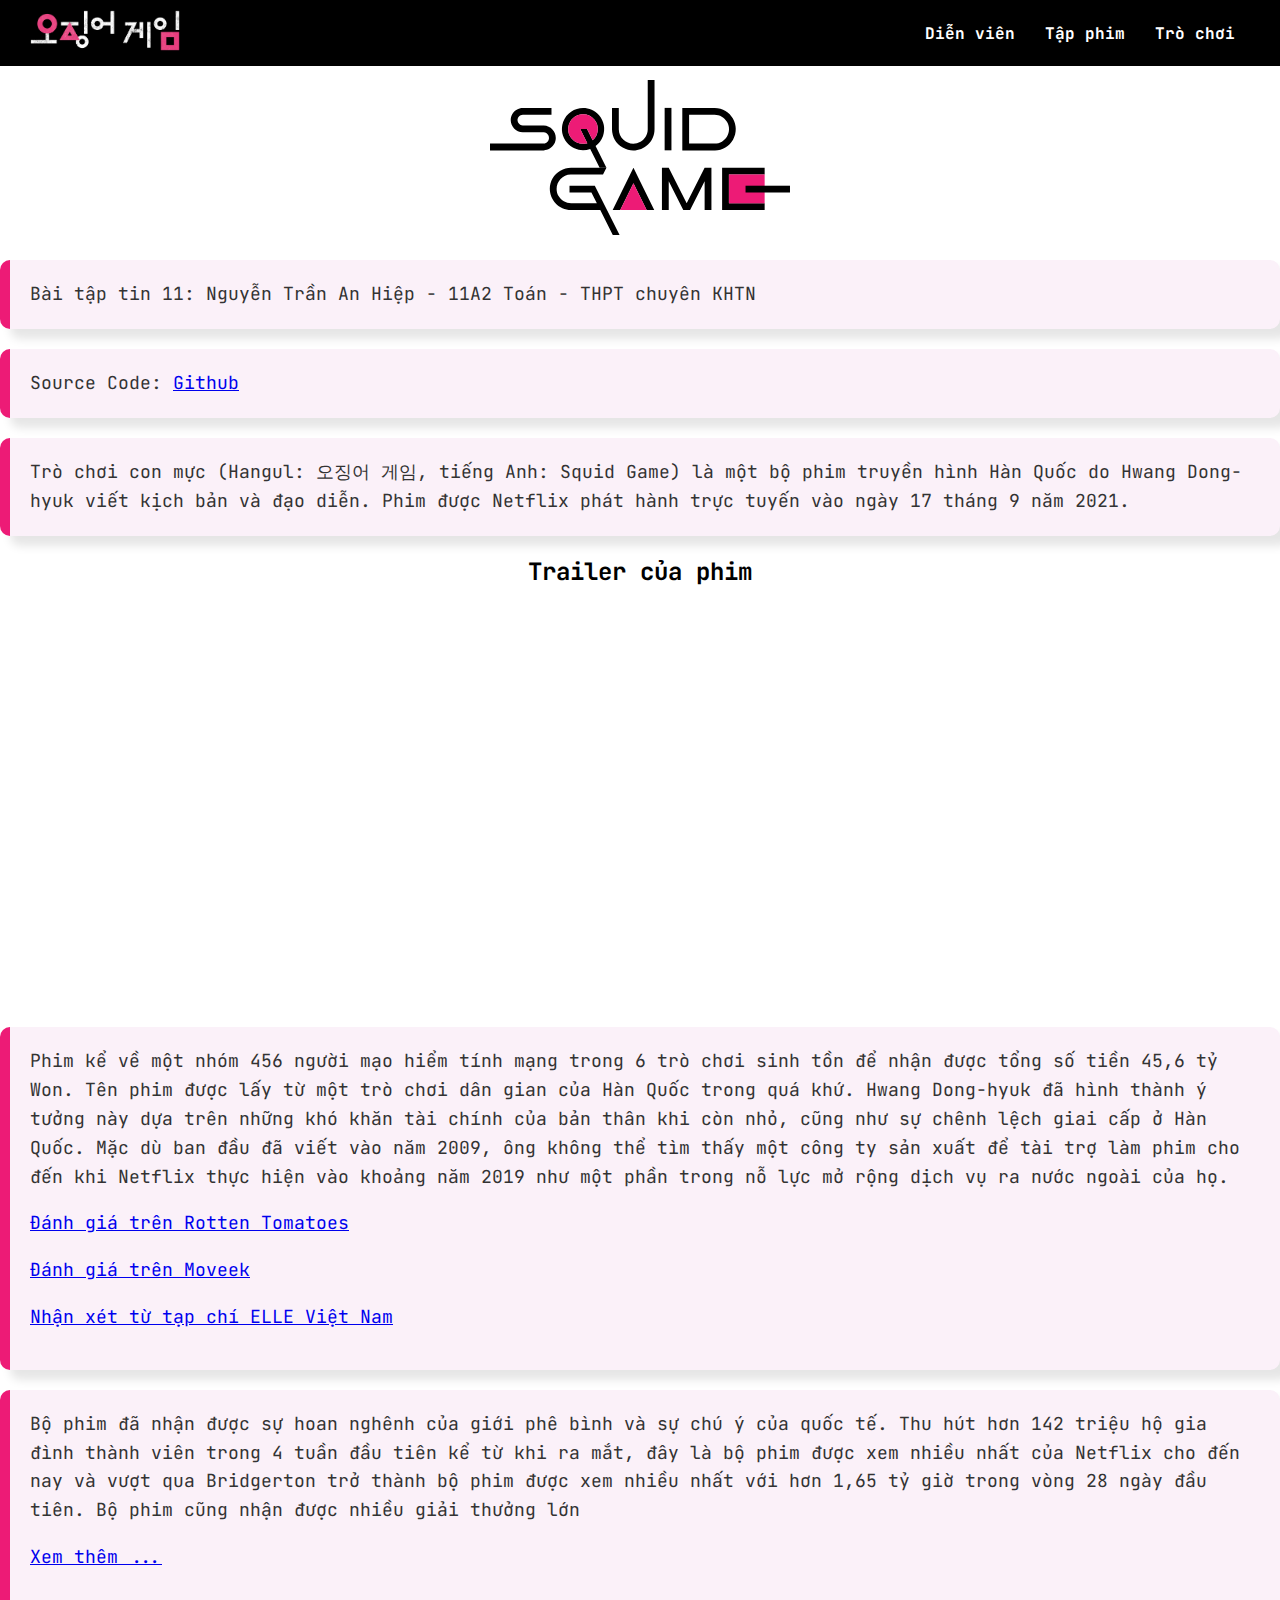
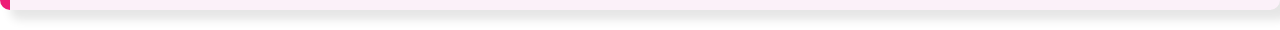
<file: index.html>
<!DOCTYPE html>
<html lang="en">
<head>
    <meta charset="UTF-8">
    <meta name="viewport" content="width=device-width, initial-scale=1.0">
    <title>Squid Game</title>
    <link rel="stylesheet" href="styles.css">
    <link href="https://fonts.googleapis.com/css2?family=JetBrains+Mono:wght@400;700&display=swap" rel="stylesheet">
</head>
<body id="home">
    <header>
        <a href="#home">
            <img src="images/navbar-logo.png" width="150" alt="Navbar Squid Game Logo">
        </a>
        <nav>
            <ul>
                <li><a href="/casts">Diễn viên</a></li>
                <li><a href="/episodes">Tập phim</a></li>
                <li><a href="/games">Trò chơi</a></li>
            </ul>
        </nav>
    </header>

    <section>
        <img src="images/main-logo.svg" width="300" alt="Squid Game Logo">
    </section>
    
    <data>
        Bài tập tin 11: Nguyễn Trần An Hiệp - 11A2 Toán - THPT chuyên KHTN
    </data>   

    <data>
        Source Code: 
        <a href="https://github.com/anHiep/class-work" target="_blank" rel="noopener noreferrer">Github</a>
    </data>  

    <data>
        Trò chơi con mực (Hangul: 오징어 게임, tiếng Anh: Squid Game) là một bộ phim truyền hình Hàn Quốc do Hwang Dong-hyuk viết kịch bản và đạo diễn. Phim được Netflix phát hành trực tuyến vào ngày 17 tháng 9 năm 2021.
    </data>

    <div class="video-section">
        <h2>Trailer của phim</h2>
        <iframe width="704" height="396" src="https://www.youtube.com/embed/oqxAJKy0ii4" 
            title="Squid Game Trailer" 
            frameborder="0" 
            allow="accelerometer; autoplay; clipboard-write; encrypted-media; gyroscope; picture-in-picture" 
            allowfullscreen>
        </iframe>
    </div>  

    <data>
        Phim kể về một nhóm 456 người mạo hiểm tính mạng trong 6 trò chơi sinh tồn để nhận được tổng số tiền 45,6 tỷ Won. Tên phim được lấy từ một trò chơi dân gian của Hàn Quốc trong quá khứ. Hwang Dong-hyuk đã hình thành ý tưởng này dựa trên những khó khăn tài chính của bản thân khi còn nhỏ, cũng như sự chênh lệch giai cấp ở Hàn Quốc. Mặc dù ban đầu đã viết vào năm 2009, ông không thể tìm thấy một công ty sản xuất để tài trợ làm phim cho đến khi Netflix thực hiện vào khoảng năm 2019 như một phần trong nỗ lực mở rộng dịch vụ ra nước ngoài của họ.
        <p>
            <a href="/feedbacks/rotten-tomatoes/">Đánh giá trên Rotten Tomatoes</a>
        </p>
        <p>
            <a href="/feedbacks/moveek/">Đánh giá trên Moveek</a>
        </p>
        <p>
            <a href="/feedbacks/elle/">Nhận xét từ tạp chí ELLE Việt Nam</a>
        </p>
    </data>

    <data>
        Bộ phim đã nhận được sự hoan nghênh của giới phê bình và sự chú ý của quốc tế. Thu hút hơn 142 triệu hộ gia đình thành viên trong 4 tuần đầu tiên kể từ khi ra mắt, đây là bộ phim được xem nhiều nhất của Netflix cho đến nay và vượt qua Bridgerton trở thành bộ phim được xem nhiều nhất với hơn 1,65 tỷ giờ trong vòng 28 ngày đầu tiên. Bộ phim cũng nhận được nhiều giải thưởng lớn
        <p>
            <a href="/prizes">Xem thêm ...</a>
        </p>
    </data>

    <script src="script.js"></script>
</body>
</html>
</file>
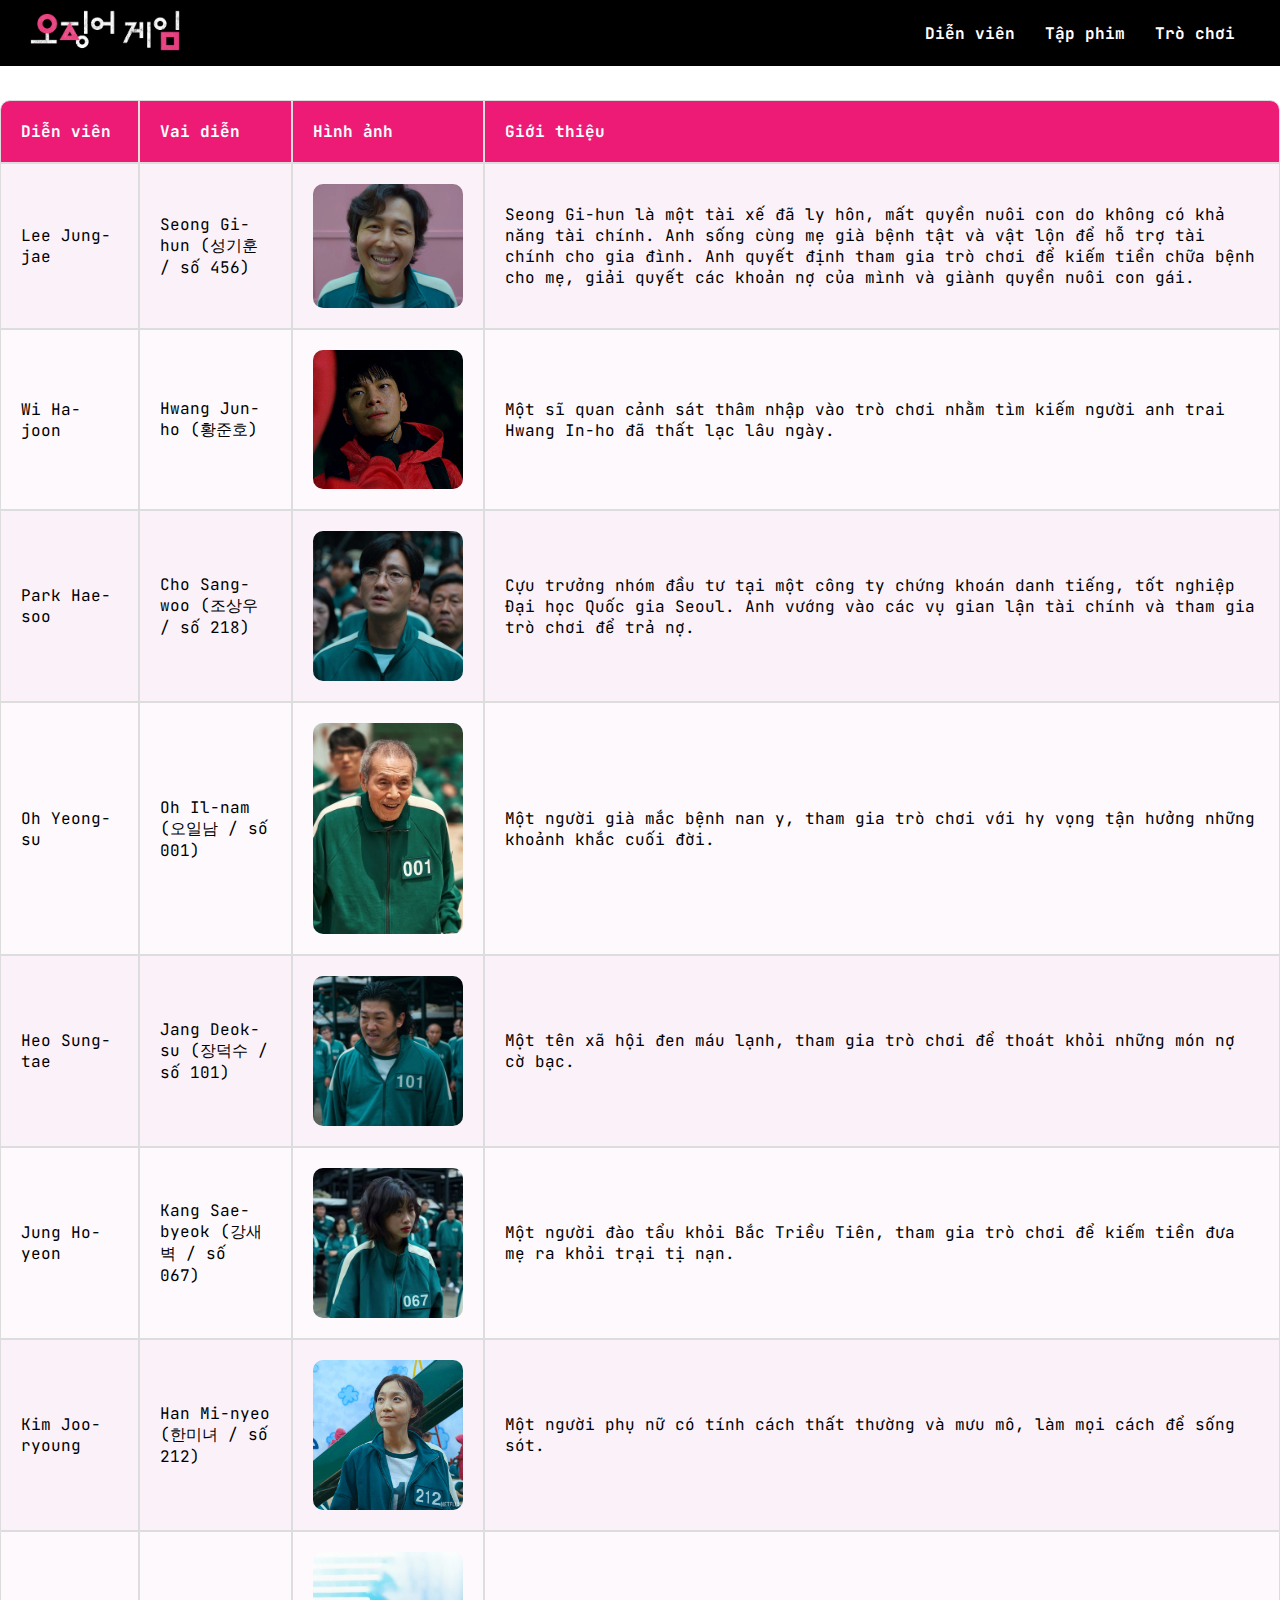
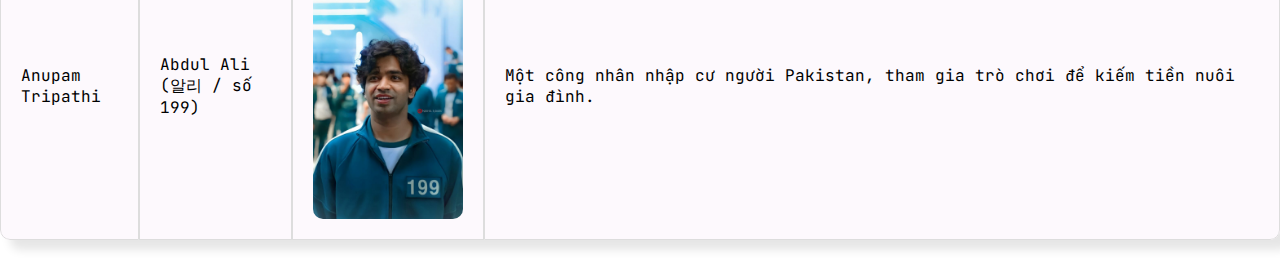
<file: casts/index.html>
<!DOCTYPE html>
<html lang="en">
<head>
    <meta charset="UTF-8">
    <meta name="viewport" content="width=device-width, initial-scale=1.0">
    <title>Casts</title>
    <link rel="stylesheet" href="../styles.css">
    <link href="https://fonts.googleapis.com/css2?family=JetBrains+Mono:wght@400;700&display=swap" rel="stylesheet">
</head>
<body>
    <header>
        <a href="/">
            <img src="../images/navbar-logo.png" width="150" alt="Navbar Squid Game Logo">
        </a>
        <nav>
            <ul>
                <li><a href="/casts">Diễn viên</a></li>
                <li><a href="/episodes">Tập phim</a></li>
                <li><a href="/games">Trò chơi</a></li>
            </ul>
        </nav>
    </header>
    
    <section>
    </section>

    <table>
        <thead>
            <tr>
                <th>Diễn viên</th>
                <th>Vai diễn</th>
                <th>Hình ảnh</th>
                <th>Giới thiệu</th>
            </tr>
        </thead>
        <tbody>
            <tr>
                <td>Lee Jung-jae</td>
                <td>Seong Gi-hun (성기훈 / số 456)</td>
                <td><img src="../images/Seong-Gi-Hun.png" width="150" alt="Navbar Squid Game Logo"></td>
                <td>Seong Gi-hun là một tài xế đã ly hôn, mất quyền nuôi con do không có khả năng tài chính. Anh sống cùng mẹ già bệnh tật và vật lộn để hỗ trợ tài chính cho gia đình. Anh quyết định tham gia trò chơi để kiếm tiền chữa bệnh cho mẹ, giải quyết các khoản nợ của mình và giành quyền nuôi con gái.</td>
            </tr>
            <tr>
                <td>Wi Ha-joon</td>
                <td>Hwang Jun-ho (황준호)</td>
                <td><img src="../images/Hwang-Jun-Ho.jpeg" width="150" alt="Navbar Squid Game Logo"></td>
                <td>Một sĩ quan cảnh sát thâm nhập vào trò chơi nhằm tìm kiếm người anh trai Hwang In-ho đã thất lạc lâu ngày.</td>
            </tr>
            <tr>
                <td>Park Hae-soo</td>
                <td>Cho Sang-woo (조상우 / số 218)</td>
                <td><img src="../images/Cho-Sang-Woo.jpg" width="150" alt="Navbar Squid Game Logo"></td>
                <td>Cựu trưởng nhóm đầu tư tại một công ty chứng khoán danh tiếng, tốt nghiệp Đại học Quốc gia Seoul. Anh vướng vào các vụ gian lận tài chính và tham gia trò chơi để trả nợ.</td>
            </tr>
            <tr>
                <td>Oh Yeong-su</td>
                <td>Oh Il-nam (오일남 / số 001)</td>
                <td><img src="../images/Oh-Il-Nam.jpg" width="150" alt="Navbar Squid Game Logo"></td>
                <td>Một người già mắc bệnh nan y, tham gia trò chơi với hy vọng tận hưởng những khoảnh khắc cuối đời.</td>
            </tr>
            <tr>
                <td>Heo Sung-tae</td>
                <td>Jang Deok-su (장덕수 / số 101)</td>
                <td><img src="../images/Jang-Deok-Su.jpg" width="150" alt="Navbar Squid Game Logo"></td>
                <td>Một tên xã hội đen máu lạnh, tham gia trò chơi để thoát khỏi những món nợ cờ bạc.</td>
            </tr>
            <tr>
                <td>Jung Ho-yeon</td>
                <td>Kang Sae-byeok (강새벽 / số 067)</td>
                <td><img src="../images/kang-sae-byeok.jpg" width="150" alt="Navbar Squid Game Logo"></td>
                <td>Một người đào tẩu khỏi Bắc Triều Tiên, tham gia trò chơi để kiếm tiền đưa mẹ ra khỏi trại tị nạn.</td>
            </tr>
            <tr>
                <td>Kim Joo-ryoung</td>
                <td>Han Mi-nyeo (한미녀 / số 212)</td>
                <td><img src="../images/Han-Mi-Nyeo.png" width="150" alt="Navbar Squid Game Logo"></td>
                <td>Một người phụ nữ có tính cách thất thường và mưu mô, làm mọi cách để sống sót.</td>
            </tr>
            <tr>
                <td>Anupam Tripathi</td>
                <td>Abdul Ali (알리 / số 199)</td>
                <td><img src="../images/Adbul-Ali.jpg" width="150" alt="Navbar Squid Game Logo"></td>
                <td>Một công nhân nhập cư người Pakistan, tham gia trò chơi để kiếm tiền nuôi gia đình.</td>
            </tr>
        </tbody>
    </table>
    


    <script src="../script.js"></script>
</body>
</html>
</file>
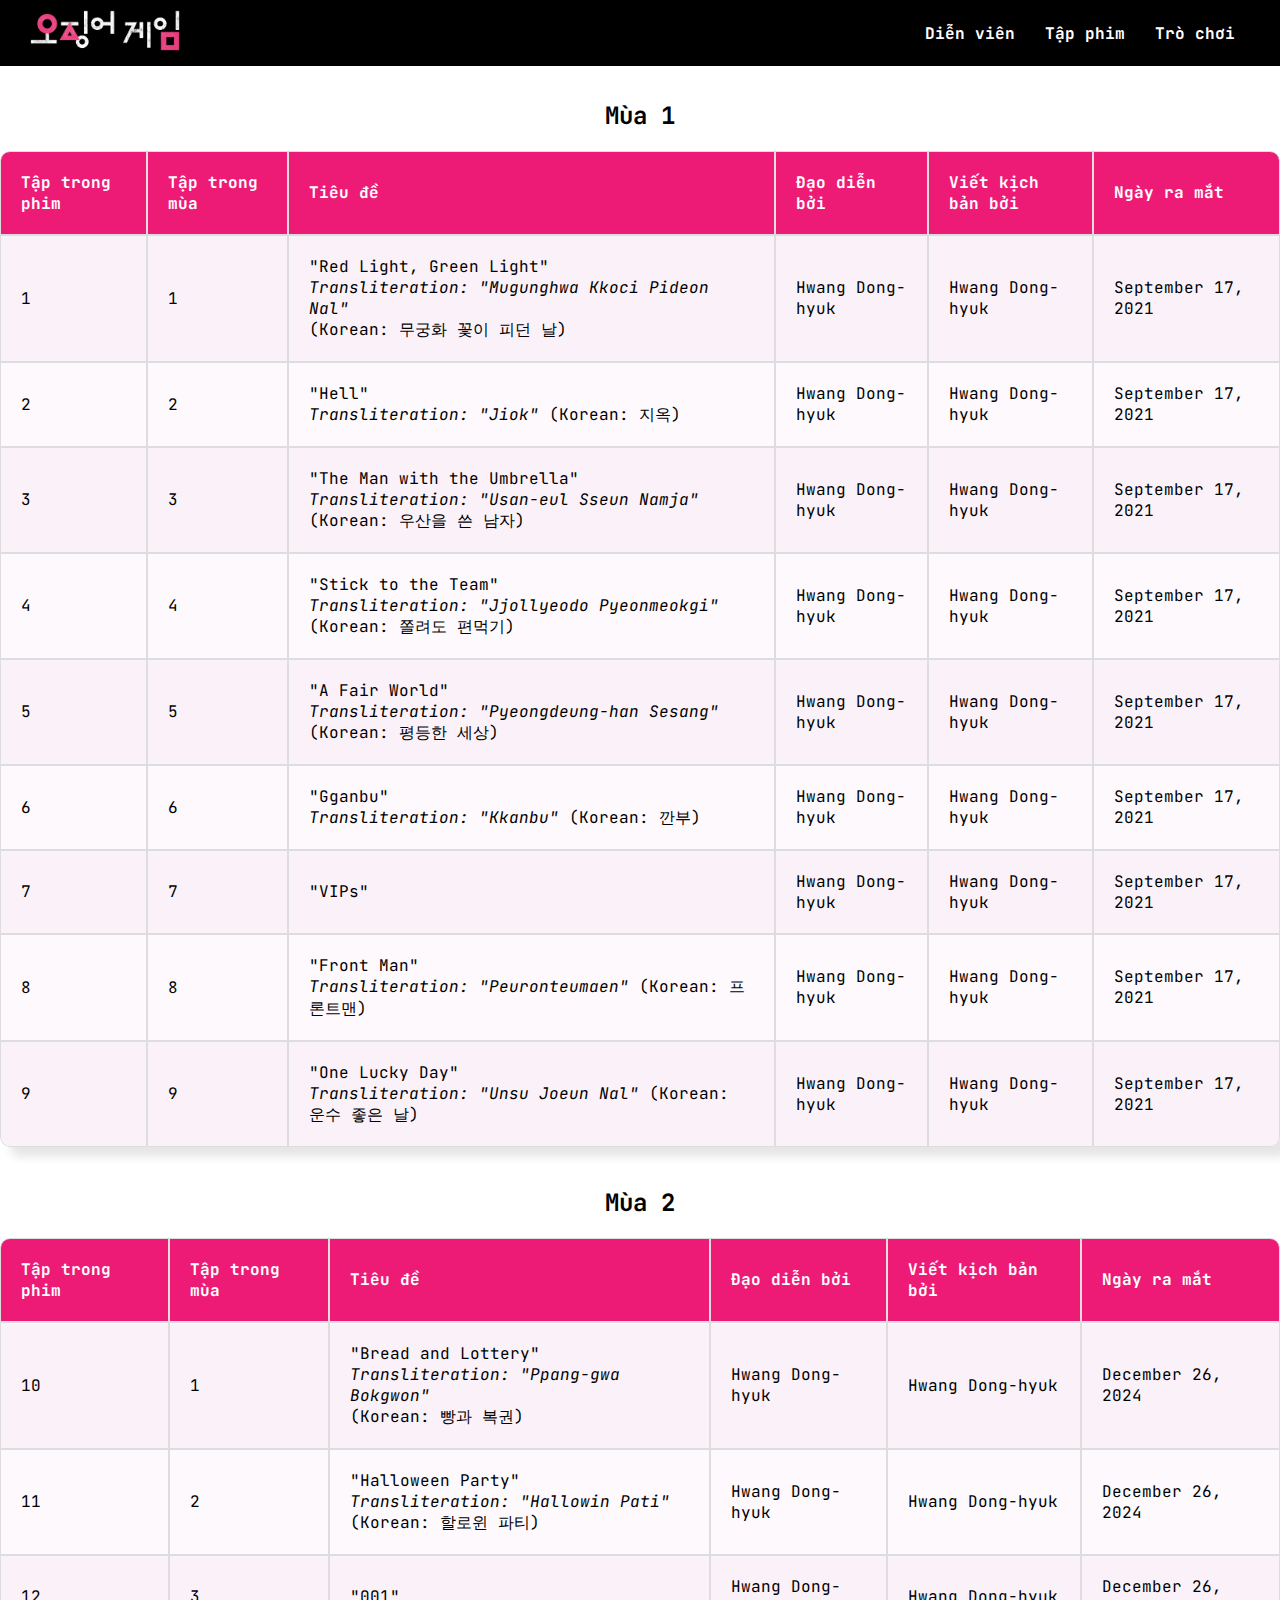
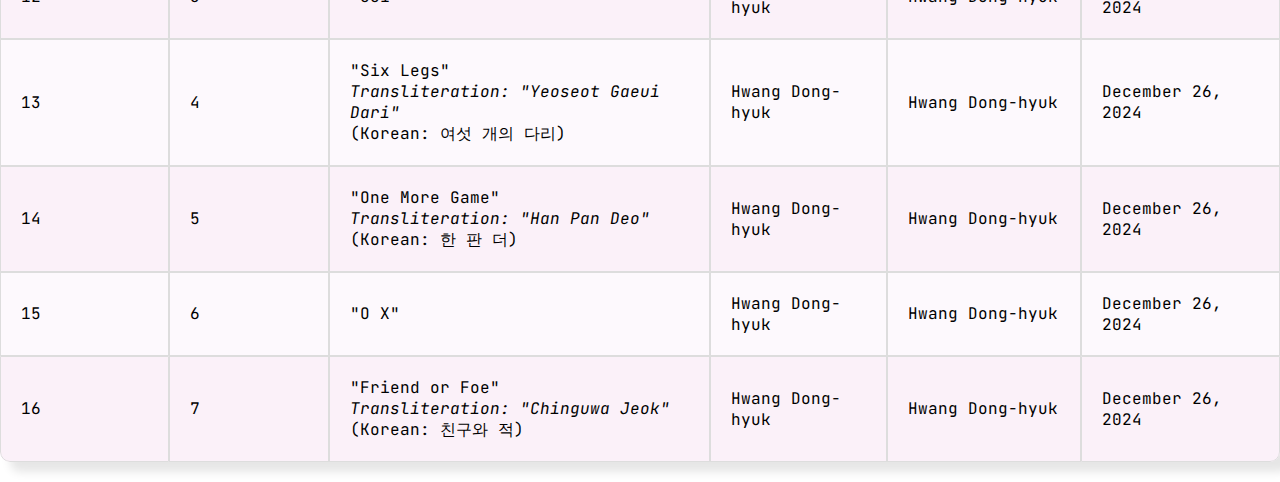
<file: episodes/index.html>
<!DOCTYPE html>
<html lang="en">
<head>
    <meta charset="UTF-8">
    <meta name="viewport" content="width=device-width, initial-scale=1.0">
    <title>Episodes</title>
    <link rel="stylesheet" href="../styles.css">
    <link href="https://fonts.googleapis.com/css2?family=JetBrains+Mono:wght@400;700&display=swap" rel="stylesheet">
</head>
<body>
    <header>
        <a href="/">
            <img src="../images/navbar-logo.png" width="150" alt="Navbar Squid Game Logo">
        </a>
        <nav>
            <ul>
                <li><a href="/casts">Diễn viên</a></li>
                <li><a href="/episodes">Tập phim</a></li>
                <li><a href="/games">Trò chơi</a></li>
            </ul>
        </nav>
    </header>
    
    <section>
    </section>

    <h2 style="text-align: center;">Mùa 1</h2>

    <table>
        <thead>
            <tr>
                <th>Tập trong phim</th>
                <th>Tập trong mùa</th>
                <th>Tiêu đề</th>
                <th>Đạo diễn bởi</th>
                <th>Viết kịch bản bởi</th>
                <th>Ngày ra mắt</th>
            </tr>
        </thead>
        <tbody>
            <tr>
                <td>1</td>
                <td>1</td>
                <td>
                    "Red Light, Green Light"<br>
                    <i>Transliteration: "Mugunghwa Kkoci Pideon Nal"</i><br>
                    (Korean: 무궁화 꽃이 피던 날</a>)
                </td>
                <td>Hwang Dong-hyuk</a></td>
                <td>Hwang Dong-hyuk</td>
                <td>September 17, 2021</td>
            </tr>
            <tr>
                <td>2</td>
                <td>2</td>
                <td>
                    "Hell"<br>
                    <i>Transliteration: "Jiok"</i> (Korean: 지옥</a>)
                </td>
                <td>Hwang Dong-hyuk</a></td>
                <td>Hwang Dong-hyuk</td>
                <td>September 17, 2021</td>
            </tr>
            <tr>
                <td>3</td>
                <td>3</td>
                <td>
                    "The Man with the Umbrella"<br>
                    <i>Transliteration: "Usan-eul Sseun Namja"</i> (Korean: 우산을 쓴 남자</a>)
                </td>
                <td>Hwang Dong-hyuk</a></td>
                <td>Hwang Dong-hyuk</td>
                <td>September 17, 2021</td>
            </tr>
            <tr>
                <td>4</td>
                <td>4</td>
                <td>
                    "Stick to the Team"<br>
                    <i>Transliteration: "Jjollyeodo Pyeonmeokgi"</i> (Korean: 쫄려도 편먹기</a>)
                </td>
                <td>Hwang Dong-hyuk</a></td>
                <td>Hwang Dong-hyuk</td>
                <td>September 17, 2021</td>
            </tr>
            <tr>
                <td>5</td>
                <td>5</td>
                <td>
                    "A Fair World"<br>
                    <i>Transliteration: "Pyeongdeung-han Sesang"</i> (Korean: 평등한 세상</a>)
                </td>
                <td>Hwang Dong-hyuk</a></td>
                <td>Hwang Dong-hyuk</td>
                <td>September 17, 2021</td>
            </tr>
            <tr>
                <td>6</td>
                <td>6</td>
                <td>
                    "Gganbu"<br>
                    <i>Transliteration: "Kkanbu"</i> (Korean: 깐부</a>)
                </td>
                <td>Hwang Dong-hyuk</a></td>
                <td>Hwang Dong-hyuk</td>
                <td>September 17, 2021</td>
            </tr>
            <tr>
                <td>7</td>
                <td>7</td>
                <td>"VIPs"</td>
                <td>Hwang Dong-hyuk</a></td>
                <td>Hwang Dong-hyuk</td>
                <td>September 17, 2021</td>
            </tr>
            <tr>
                <td>8</td>
                <td>8</td>
                <td>
                    "Front Man"<br>
                    <i>Transliteration: "Peuronteumaen"</i> (Korean: 프론트맨</a>)
                </td>
                <td>Hwang Dong-hyuk</a></td>
                <td>Hwang Dong-hyuk</td>
                <td>September 17, 2021</td>
            </tr>
            <tr>
                <td>9</td>
                <td>9</td>
                <td>
                    "One Lucky Day"<br>
                    <i>Transliteration: "Unsu Joeun Nal"</i> (Korean: 운수 좋은 날</a>)
                </td>
                <td>Hwang Dong-hyuk</a></td>
                <td>Hwang Dong-hyuk</td>
                <td>September 17, 2021</td>
            </tr>
        </tbody>
    </table>

    <h2 style="text-align: center; padding: 20px 20px 0 20px;">Mùa 2</h2>

    <table>
        <thead>
            <tr>
                <th>Tập trong phim</th>
                <th>Tập trong mùa</th>
                <th>Tiêu đề</th>
                <th>Đạo diễn bởi</th>
                <th>Viết kịch bản bởi</th>
                <th>Ngày ra mắt</th>
            </tr>
        </thead>
        <tbody>
            <tr>
                <td>10</td>
                <td>1</td>
                <td>
                    "Bread and Lottery"<br>
                    <i>Transliteration: "Ppang-gwa Bokgwon"</i><br>
                    (Korean: 빵과 복권</a>)
                </td>
                <td>Hwang Dong-hyuk</a></td>
                <td>Hwang Dong-hyuk</td>
                <td>December 26, 2024</td>
            </tr>
            <tr>
                <td>11</td>
                <td>2</td>
                <td>
                    "Halloween Party"<br>
                    <i>Transliteration: "Hallowin Pati"</i><br>
                    (Korean: 할로윈 파티</a>)
                </td>
                <td>Hwang Dong-hyuk</a></td>
                <td>Hwang Dong-hyuk</td>
                <td>December 26, 2024</td>
            </tr>
            <tr>
                <td>12</td>
                <td>3</td>
                <td>"001"</td>
                <td>Hwang Dong-hyuk</a></td>
                <td>Hwang Dong-hyuk</td>
                <td>December 26, 2024</td>
            </tr>
            <tr>
                <td>13</td>
                <td>4</td>
                <td>
                    "Six Legs"<br>
                    <i>Transliteration: "Yeoseot Gaeui Dari"</i><br>
                    (Korean: 여섯 개의 다리</a>)
                </td>
                <td>Hwang Dong-hyuk</a></td>
                <td>Hwang Dong-hyuk</td>
                <td>December 26, 2024</td>
            </tr>
            <tr>
                <td>14</td>
                <td>5</td>
                <td>
                    "One More Game"<br>
                    <i>Transliteration: "Han Pan Deo"</i><br>
                    (Korean: 한 판 더</a>)
                </td>
                <td>Hwang Dong-hyuk</a></td>
                <td>Hwang Dong-hyuk</td>
                <td>December 26, 2024</td>
            </tr>
            <tr>
                <td>15</td>
                <td>6</td>
                <td>"O X"</td>
                <td>Hwang Dong-hyuk</a></td>
                <td>Hwang Dong-hyuk</td>
                <td>December 26, 2024</td>
            </tr>
            <tr>
                <td>16</td>
                <td>7</td>
                <td>
                    "Friend or Foe"<br>
                    <i>Transliteration: "Chinguwa Jeok"</i><br>
                    (Korean: 친구와 적</a>)
                </td>
                <td>Hwang Dong-hyuk</a></td>
                <td>Hwang Dong-hyuk</td>
                <td>December 26, 2024</td>
            </tr>
        </tbody>
    </table>
    

    <script src="../script.js"></script>
</body>
</html>
</file>
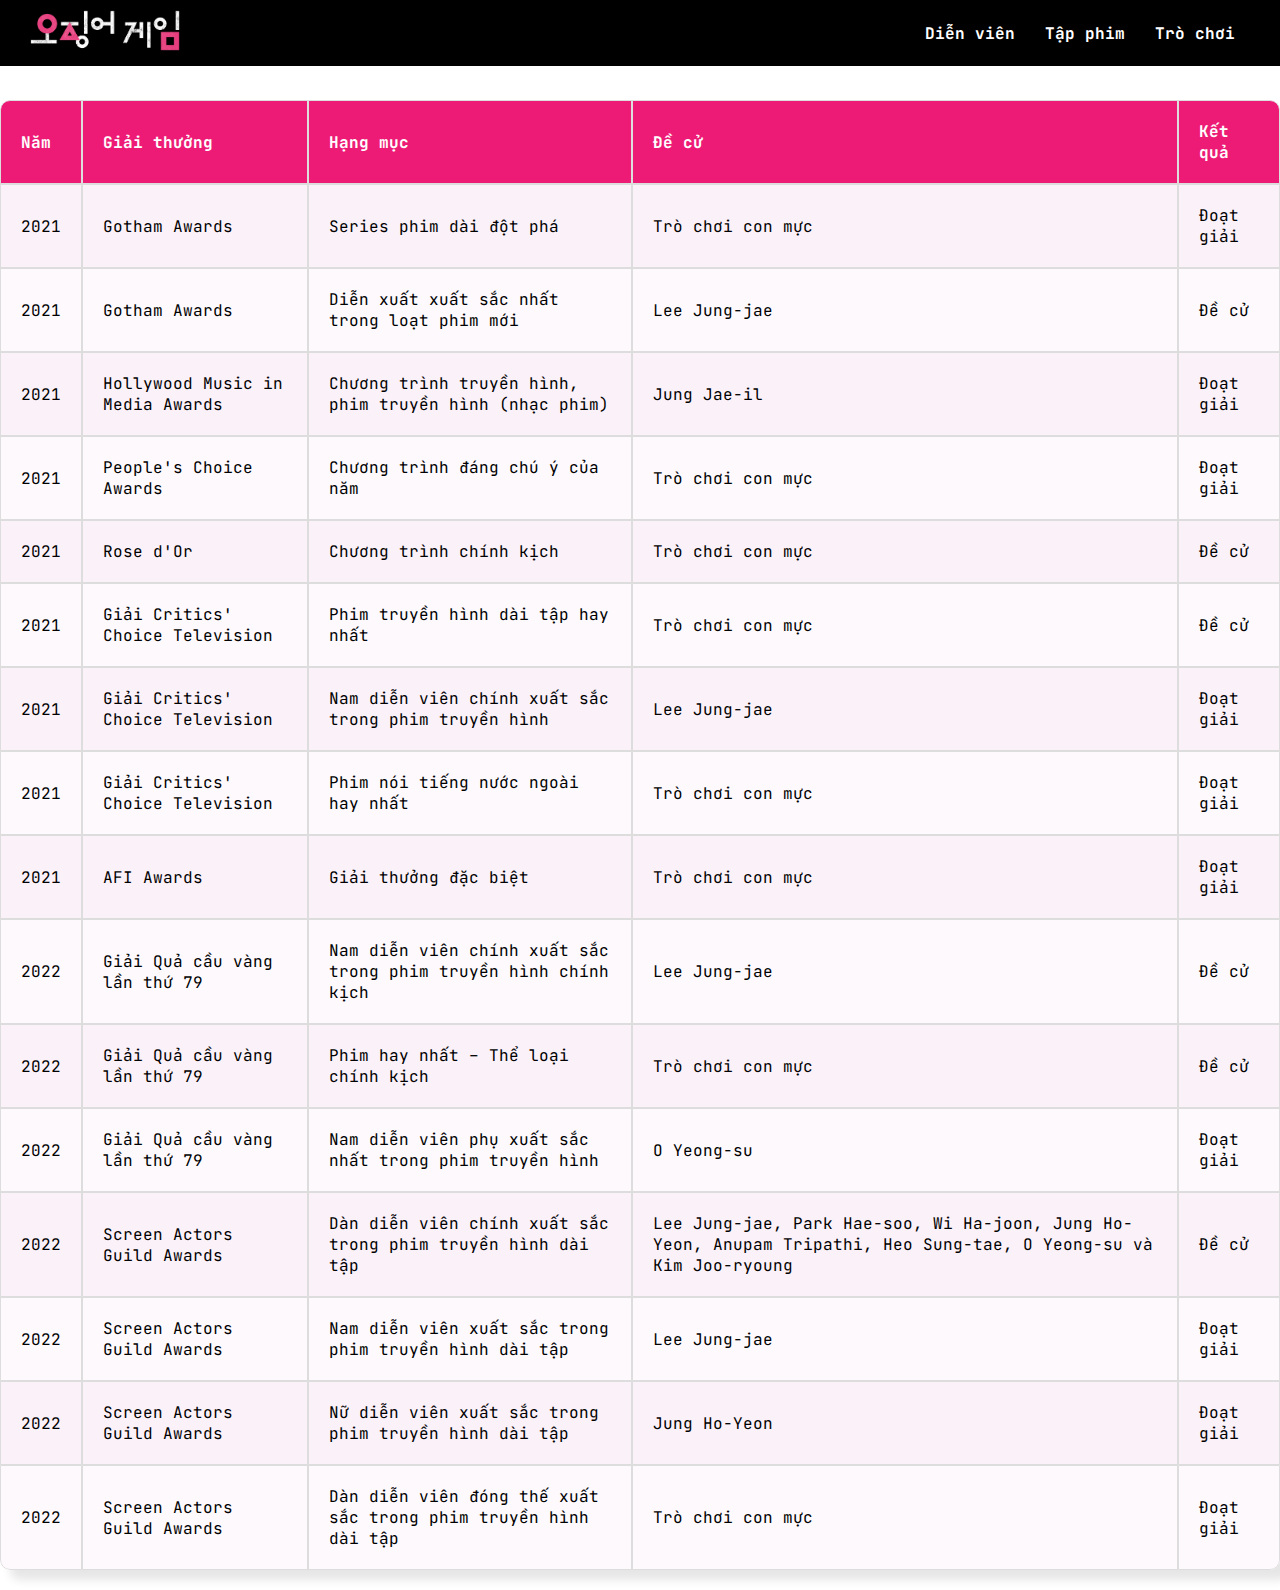
<file: prizes/index.html>
<!DOCTYPE html>
<html lang="en">
<head>
    <meta charset="UTF-8">
    <meta name="viewport" content="width=device-width, initial-scale=1.0">
    <title>Episodes</title>
    <link rel="stylesheet" href="../styles.css">
    <link href="https://fonts.googleapis.com/css2?family=JetBrains+Mono:wght@400;700&display=swap" rel="stylesheet">
</head>
<body>
    <header>
        <a href="/">
            <img src="../images/navbar-logo.png" width="150" alt="Navbar Squid Game Logo">
        </a>
        <nav>
            <ul>
                <li><a href="/casts">Diễn viên</a></li>
                <li><a href="/episodes">Tập phim</a></li>
                <li><a href="/games">Trò chơi</a></li>
            </ul>
        </nav>
    </header>
    
    <section>
    </section>

    <table>
        <thead>
            <tr>
                <th>Năm</th>
                <th>Giải thưởng</th>
                <th>Hạng mục</th>
                <th>Đề cử</th>
                <th>Kết quả</th>
            </tr>
        </thead>
        <tbody>
            <tr>
                <td>2021</td>
                <td>Gotham Awards</td>
                <td>Series phim dài đột phá</td>
                <td>Trò chơi con mực</td>
                <td>Đoạt giải</td>
            </tr>
            <tr>
                <td>2021</td>
                <td>Gotham Awards</td>
                <td>Diễn xuất xuất sắc nhất trong loạt phim mới</td>
                <td>Lee Jung-jae</td>
                <td>Đề cử</td>
            </tr>
            <tr>
                <td>2021</td>
                <td>Hollywood Music in Media Awards</td>
                <td>Chương trình truyền hình, phim truyền hình (nhạc phim)</td>
                <td>Jung Jae-il</td>
                <td>Đoạt giải</td>
            </tr>
            <tr>
                <td>2021</td>
                <td>People's Choice Awards</td>
                <td>Chương trình đáng chú ý của năm</td>
                <td>Trò chơi con mực</td>
                <td>Đoạt giải</td>
            </tr>
            <tr>
                <td>2021</td>
                <td>Rose d'Or</td>
                <td>Chương trình chính kịch</td>
                <td>Trò chơi con mực</td>
                <td>Đề cử</td>
            </tr>
            <tr>
                <td>2021</td>
                <td>Giải Critics' Choice Television</td>
                <td>Phim truyền hình dài tập hay nhất</td>
                <td>Trò chơi con mực</td>
                <td>Đề cử</td>
            </tr>
            <tr>
                <td>2021</td>
                <td>Giải Critics' Choice Television</td>
                <td>Nam diễn viên chính xuất sắc trong phim truyền hình</td>
                <td>Lee Jung-jae</td>
                <td>Đoạt giải</td>
            </tr>
            <tr>
                <td>2021</td>
                <td>Giải Critics' Choice Television</td>
                <td>Phim nói tiếng nước ngoài hay nhất</td>
                <td>Trò chơi con mực</td>
                <td>Đoạt giải</td>
            </tr>
            <tr>
                <td>2021</td>
                <td>AFI Awards</td>
                <td>Giải thưởng đặc biệt</td>
                <td>Trò chơi con mực</td>
                <td>Đoạt giải</td>
            </tr>
            <tr>
                <td>2022</td>
                <td>Giải Quả cầu vàng lần thứ 79</td>
                <td>Nam diễn viên chính xuất sắc trong phim truyền hình chính kịch</td>
                <td>Lee Jung-jae</td>
                <td>Đề cử</td>
            </tr>
            <tr>
                <td>2022</td>
                <td>Giải Quả cầu vàng lần thứ 79</td>
                <td>Phim hay nhất – Thể loại chính kịch</td>
                <td>Trò chơi con mực</td>
                <td>Đề cử</td>
            </tr>
            <tr>
                <td>2022</td>
                <td>Giải Quả cầu vàng lần thứ 79</td>
                <td>Nam diễn viên phụ xuất sắc nhất trong phim truyền hình</td>
                <td>O Yeong-su</td>
                <td>Đoạt giải</td>
            </tr>
            <tr>
                <td>2022</td>
                <td>Screen Actors Guild Awards</td>
                <td>Dàn diễn viên chính xuất sắc trong phim truyền hình dài tập</td>
                <td>Lee Jung-jae, Park Hae-soo, Wi Ha-joon, Jung Ho-Yeon, Anupam Tripathi, Heo Sung-tae, O Yeong-su và Kim Joo-ryoung</td>
                <td>Đề cử</td>
            </tr>
            <tr>
                <td>2022</td>
                <td>Screen Actors Guild Awards</td>
                <td>Nam diễn viên xuất sắc trong phim truyền hình dài tập</td>
                <td>Lee Jung-jae</td>
                <td>Đoạt giải</td>
            </tr>
            <tr>
                <td>2022</td>
                <td>Screen Actors Guild Awards</td>
                <td>Nữ diễn viên xuất sắc trong phim truyền hình dài tập</td>
                <td>Jung Ho-Yeon</td>
                <td>Đoạt giải</td>
            </tr>
            <tr>
                <td>2022</td>
                <td>Screen Actors Guild Awards</td>
                <td>Dàn diễn viên đóng thế xuất sắc trong phim truyền hình dài tập</td>
                <td>Trò chơi con mực</td>
                <td>Đoạt giải</td>
            </tr>
        </tbody>
    </table>

    <script src="../script.js"></script>
</body>
</html>
</file>
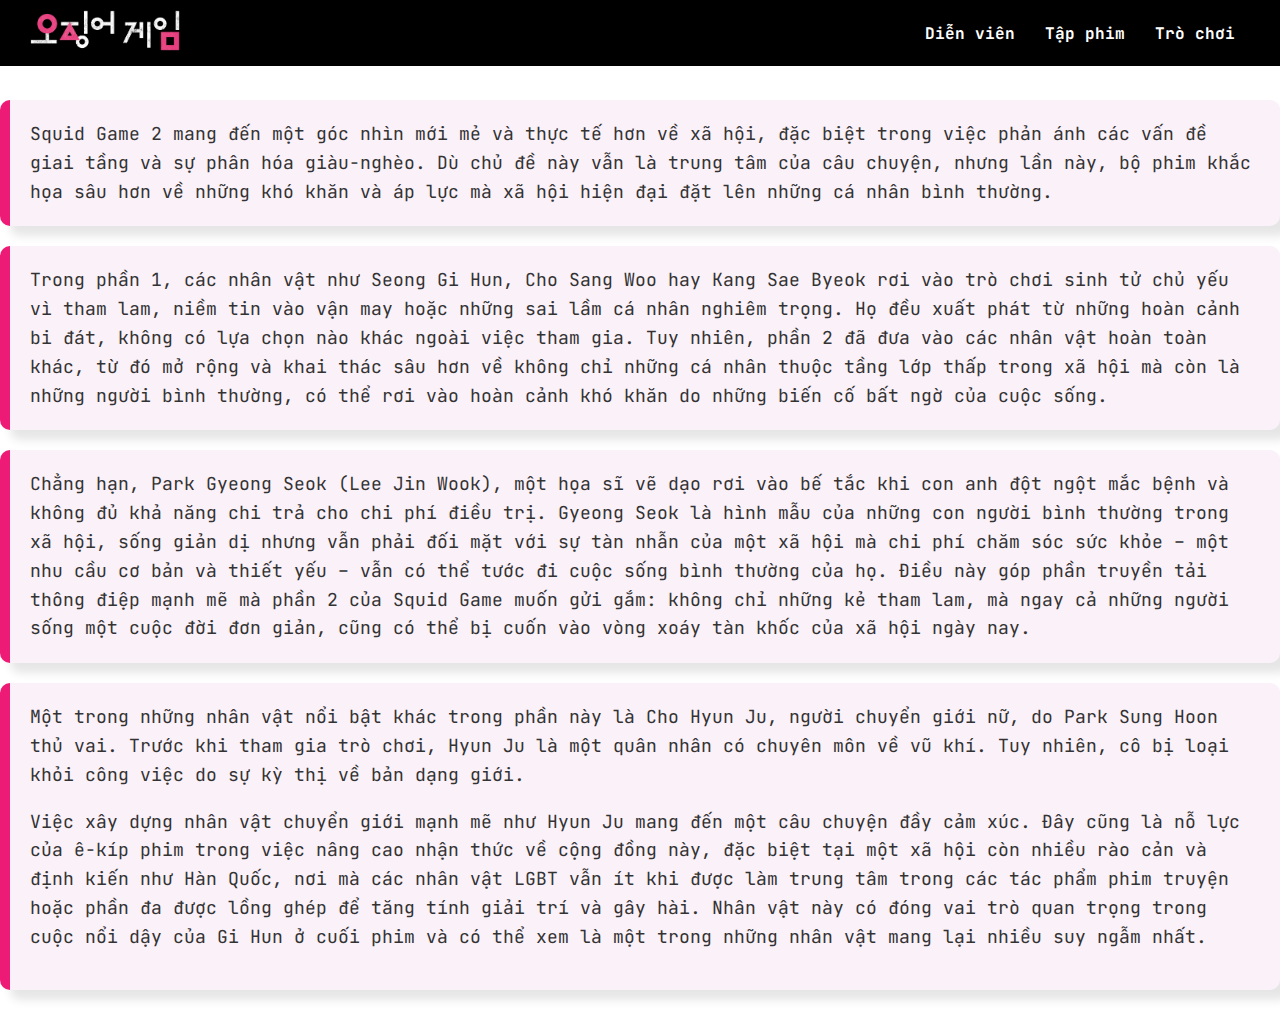
<file: feedbacks/elle/index.html>
<!DOCTYPE html>
<html lang="en">
<head>
    <meta charset="UTF-8">
    <meta name="viewport" content="width=device-width, initial-scale=1.0">
    <title>Episodes</title>
    <link rel="stylesheet" href="../../styles.css">
    <link href="https://fonts.googleapis.com/css2?family=JetBrains+Mono:wght@400;700&display=swap" rel="stylesheet">
</head>
<body>
    <header>
        <a href="/">
            <img src="../../images/navbar-logo.png" width="150" alt="Navbar Squid Game Logo">
        </a>
        <nav>
            <ul>
                <li><a href="/casts">Diễn viên</a></li>
                <li><a href="/episodes">Tập phim</a></li>
                <li><a href="/games">Trò chơi</a></li>
            </ul>
        </nav>
    </header>
    
    <section>
    </section>

    <data>
        Squid Game 2 mang đến một góc nhìn mới mẻ và thực tế hơn về xã hội, đặc biệt trong việc phản ánh các vấn đề giai tầng và sự phân hóa giàu-nghèo. Dù chủ đề này vẫn là trung tâm của câu chuyện, nhưng lần này, bộ phim khắc họa sâu hơn về những khó khăn và áp lực mà xã hội hiện đại đặt lên những cá nhân bình thường.
    </data>

    <data>
        Trong phần 1, các nhân vật như Seong Gi Hun, Cho Sang Woo hay Kang Sae Byeok rơi vào trò chơi sinh tử chủ yếu vì tham lam, niềm tin vào vận may hoặc những sai lầm cá nhân nghiêm trọng. Họ đều xuất phát từ những hoàn cảnh bi đát, không có lựa chọn nào khác ngoài việc tham gia. Tuy nhiên, phần 2 đã đưa vào các nhân vật hoàn toàn khác, từ đó mở rộng và khai thác sâu hơn về không chỉ những cá nhân thuộc tầng lớp thấp trong xã hội mà còn là những người bình thường, có thể rơi vào hoàn cảnh khó khăn do những biến cố bất ngờ của cuộc sống. 
    </data>

    <data>
        Chẳng hạn, Park Gyeong Seok (Lee Jin Wook), một họa sĩ vẽ dạo rơi vào bế tắc khi con anh đột ngột mắc bệnh và không đủ khả năng chi trả cho chi phí điều trị. Gyeong Seok là hình mẫu của những con người bình thường trong xã hội, sống giản dị nhưng vẫn phải đối mặt với sự tàn nhẫn của một xã hội mà chi phí chăm sóc sức khỏe – một nhu cầu cơ bản và thiết yếu –  vẫn có thể tước đi cuộc sống bình thường của họ. Điều này góp phần truyền tải thông điệp mạnh mẽ mà phần 2 của Squid Game muốn gửi gắm: không chỉ những kẻ tham lam, mà ngay cả những người sống một cuộc đời đơn giản, cũng có thể bị cuốn vào vòng xoáy tàn khốc của xã hội ngày nay.
    </data>

    <data>
        Một trong những nhân vật nổi bật khác trong phần này là Cho Hyun Ju, người chuyển giới nữ, do Park Sung Hoon thủ vai. Trước khi tham gia trò chơi, Hyun Ju là một quân nhân có chuyên môn về vũ khí. Tuy nhiên, cô bị loại khỏi công việc do sự kỳ thị về bản dạng giới. 
        <p>
            Việc xây dựng nhân vật chuyển giới mạnh mẽ như Hyun Ju mang đến một câu chuyện đầy cảm xúc. Đây cũng là nỗ lực của ê-kíp phim trong việc nâng cao nhận thức về cộng đồng này, đặc biệt tại một xã hội còn nhiều rào cản và định kiến như Hàn Quốc, nơi mà các nhân vật LGBT vẫn ít khi được làm trung tâm trong các tác phẩm phim truyện hoặc phần đa được lồng ghép để tăng tính giải trí và gây hài. Nhân vật này có đóng vai trò quan trọng trong cuộc nổi dậy của Gi Hun ở cuối phim và có thể xem là một trong những nhân vật mang lại nhiều suy ngẫm nhất.
        </p>
    </data>

    <script src="../../script.js"></script>
</body>
</html>
</file>
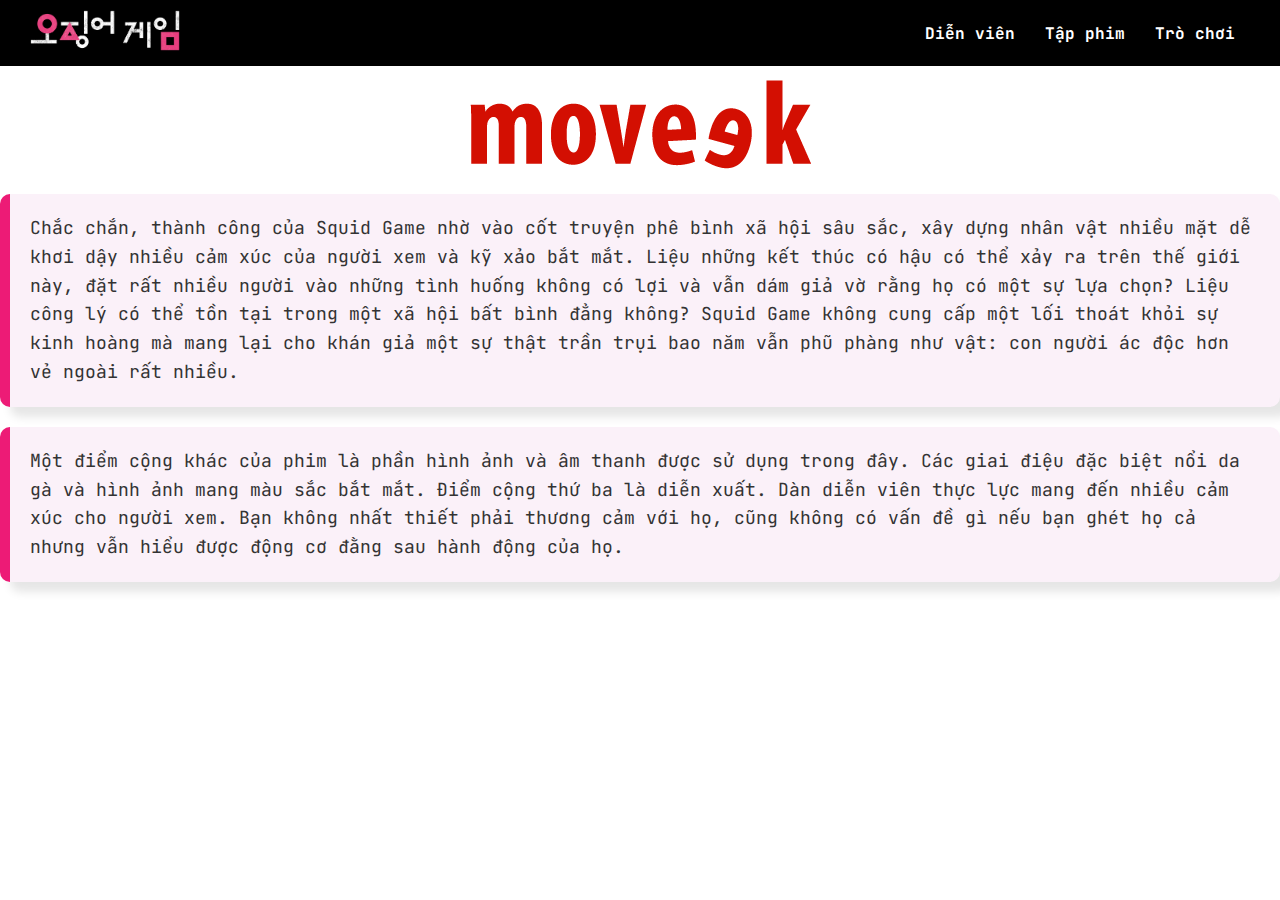
<file: feedbacks/moveek/index.html>
<!DOCTYPE html>
<html lang="en">
<head>
    <meta charset="UTF-8">
    <meta name="viewport" content="width=device-width, initial-scale=1.0">
    <title>Episodes</title>
    <link rel="stylesheet" href="../../styles.css">
    <link href="https://fonts.googleapis.com/css2?family=JetBrains+Mono:wght@400;700&display=swap" rel="stylesheet">
</head>
<body>
    <header>
        <a href="/">
            <img src="../../images/navbar-logo.png" width="150" alt="Navbar Squid Game Logo">
        </a>
        <nav>
            <ul>
                <li><a href="/casts">Diễn viên</a></li>
                <li><a href="/episodes">Tập phim</a></li>
                <li><a href="/games">Trò chơi</a></li>
            </ul>
        </nav>
    </header>
    
    <section>
    </section>

    <div class="video-section">
        <img src="../../images/moveek.png" alt="Navbar Squid Game Logo">
    </div>

    <data>
        Chắc chắn, thành công của Squid Game nhờ vào cốt truyện phê bình xã hội sâu sắc, xây dựng nhân vật nhiều mặt dễ khơi dậy nhiều cảm xúc của người xem và kỹ xảo bắt mắt. Liệu những kết thúc có hậu có thể xảy ra trên thế giới này, đặt rất nhiều người vào những tình huống không có lợi và vẫn dám giả vờ rằng họ có một sự lựa chọn? Liệu công lý có thể tồn tại trong một xã hội bất bình đẳng không? Squid Game không cung cấp một lối thoát khỏi sự kinh hoàng mà mang lại cho khán giả một sự thật trần trụi bao năm vẫn phũ phàng như vật: con người ác độc hơn vẻ ngoài rất nhiều.
    </data>

    <data>
        Một điểm cộng khác của phim là phần hình ảnh và âm thanh được sử dụng trong đây. Các giai điệu đặc biệt nổi da gà và hình ảnh mang màu sắc bắt mắt. Điểm cộng thứ ba là diễn xuất. Dàn diễn viên thực lực mang đến nhiều cảm xúc cho người xem. Bạn không nhất thiết phải thương cảm với họ, cũng không có vấn đề gì nếu bạn ghét họ cả nhưng vẫn hiểu được động cơ đằng sau hành động của họ.
    </data>

    <script src="../../script.js"></script>
</body>
</html>
</file>
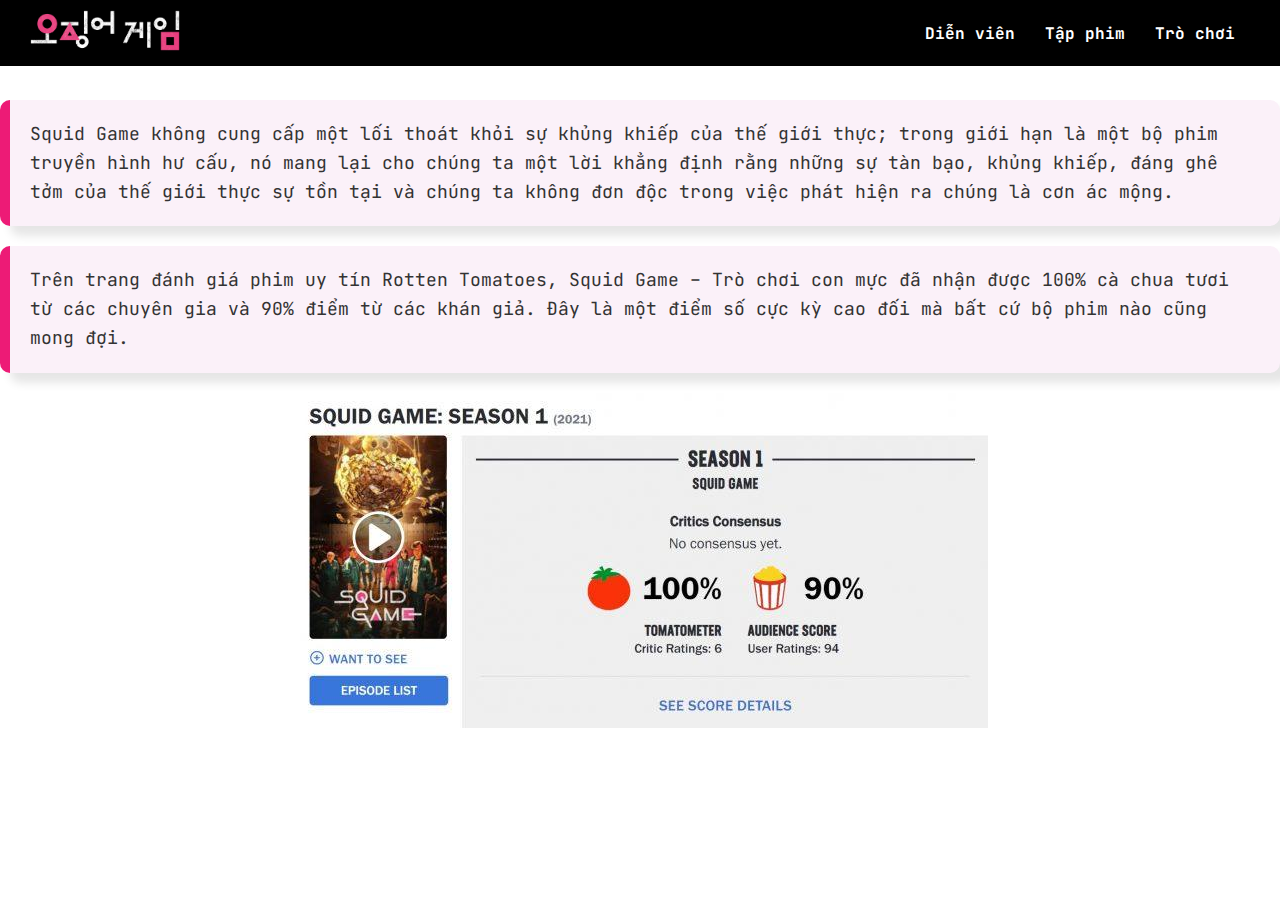
<file: feedbacks/rotten-tomatoes/index.html>
<!DOCTYPE html>
<html lang="en">
<head>
    <meta charset="UTF-8">
    <meta name="viewport" content="width=device-width, initial-scale=1.0">
    <title>Episodes</title>
    <link rel="stylesheet" href="../../styles.css">
    <link href="https://fonts.googleapis.com/css2?family=JetBrains+Mono:wght@400;700&display=swap" rel="stylesheet">
</head>
<body>
    <header>
        <a href="/">
            <img src="../../images/navbar-logo.png" width="150" alt="Navbar Squid Game Logo">
        </a>
        <nav>
            <ul>
                <li><a href="/casts">Diễn viên</a></li>
                <li><a href="/episodes">Tập phim</a></li>
                <li><a href="/games">Trò chơi</a></li>
            </ul>
        </nav>
    </header>
    
    <section>
    </section>

    <data>
        Squid Game không cung cấp một lối thoát khỏi sự khủng khiếp của thế giới thực; trong giới hạn là một bộ phim truyền hình hư cấu, nó mang lại cho chúng ta một lời khẳng định rằng những sự tàn bạo, khủng khiếp, đáng ghê tởm của thế giới thực sự tồn tại và chúng ta không đơn độc trong việc phát hiện ra chúng là cơn ác mộng.
    </data>

    <data>
        Trên trang đánh giá phim uy tín Rotten Tomatoes, Squid Game – Trò chơi con mực đã nhận được 100% cà chua tươi từ các chuyên gia và 90% điểm từ các khán giả. Đây là một điểm số cực kỳ cao đối mà bất cứ bộ phim nào cũng mong đợi.
    </data>

    <div class="video-section">
        <img src="../../images/rottentomato.jpg" alt="Navbar Squid Game Logo">
    </div>

    <script src="../../script.js"></script>
</body>
</html>
</file>
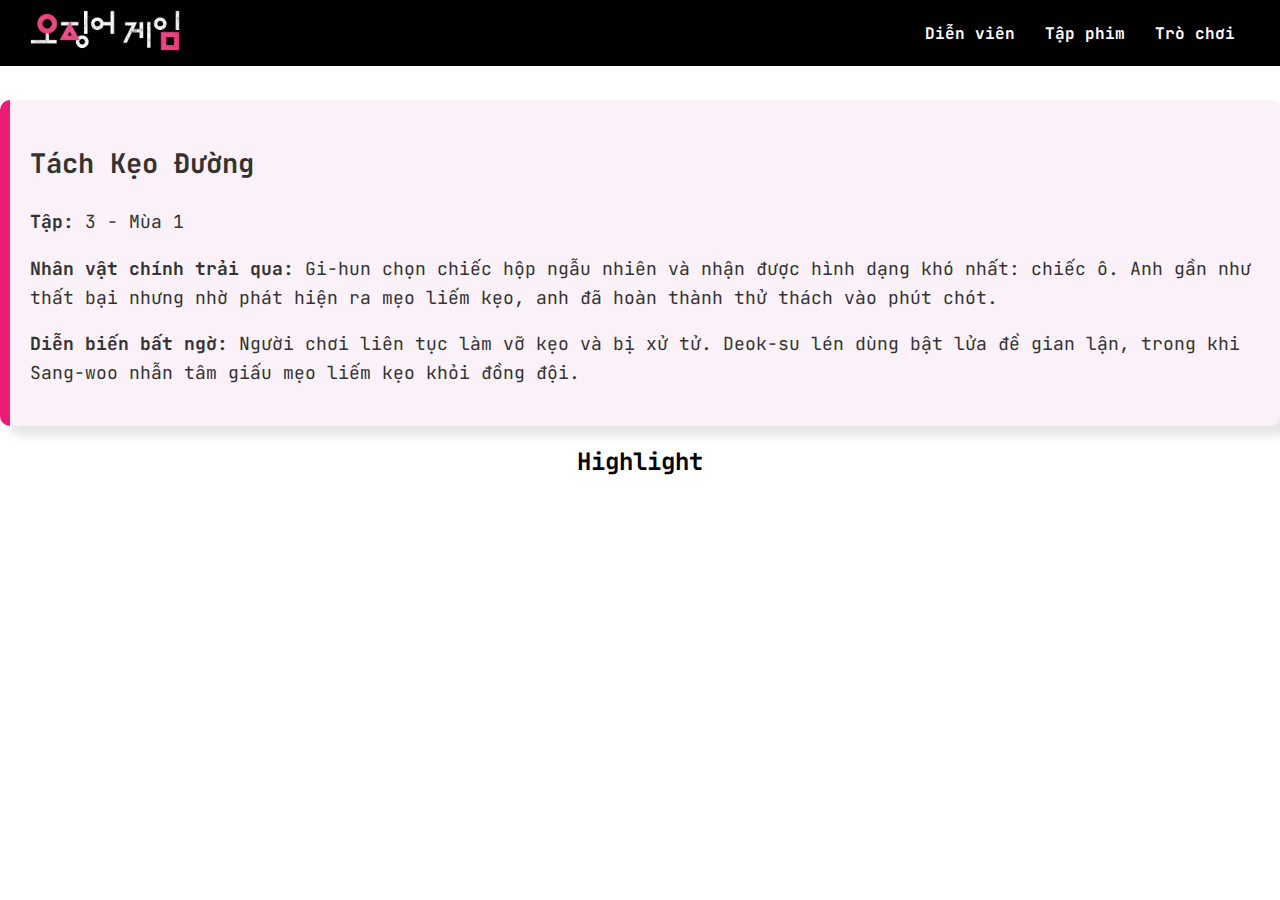
<file: games/dalgona/index.html>
<!DOCTYPE html>
<html lang="en">
<head>
    <meta charset="UTF-8">
    <meta name="viewport" content="width=device-width, initial-scale=1.0">
    <title>Episodes</title>
    <link rel="stylesheet" href="../../styles.css">
    <link href="https://fonts.googleapis.com/css2?family=JetBrains+Mono:wght@400;700&display=swap" rel="stylesheet">
</head>
<body>
    <header>
        <a href="/">
            <img src="../../images/navbar-logo.png" width="150" alt="Navbar Squid Game Logo">
        </a>
        <nav>
            <ul>
                <li><a href="/casts">Diễn viên</a></li>
                <li><a href="/episodes">Tập phim</a></li>
                <li><a href="/games">Trò chơi</a></li>
            </ul>
        </nav>
    </header>
    
    <section>
    </section>

    <data>
        <h2>Tách Kẹo Đường</h2>
        <p><strong>Tập:</strong> 3 - Mùa 1</p>
        <p><strong>Nhân vật chính trải qua:</strong> Gi-hun chọn chiếc hộp ngẫu nhiên và nhận được hình dạng khó nhất: chiếc ô. Anh gần như thất bại nhưng nhờ phát hiện ra mẹo liếm kẹo, anh đã hoàn thành thử thách vào phút chót.</p>
        <p><strong>Diễn biến bất ngờ:</strong> Người chơi liên tục làm vỡ kẹo và bị xử tử. Deok-su lén dùng bật lửa để gian lận, trong khi Sang-woo nhẫn tâm giấu mẹo liếm kẹo khỏi đồng đội.</p>
    </data>
    
    <div class="video-section">
        <h2>Highlight</h2>
        <iframe width="704" height="396" src="https://www.youtube.com/embed/-SneJ_7SRQk" 
            title="Squid Game Trailer" 
            frameborder="0" 
            allow="accelerometer; autoplay; clipboard-write; encrypted-media; gyroscope; picture-in-picture" 
            allowfullscreen>
        </iframe>
    </div> 

    <script src="../../script.js"></script>
</body>
</html>
</file>
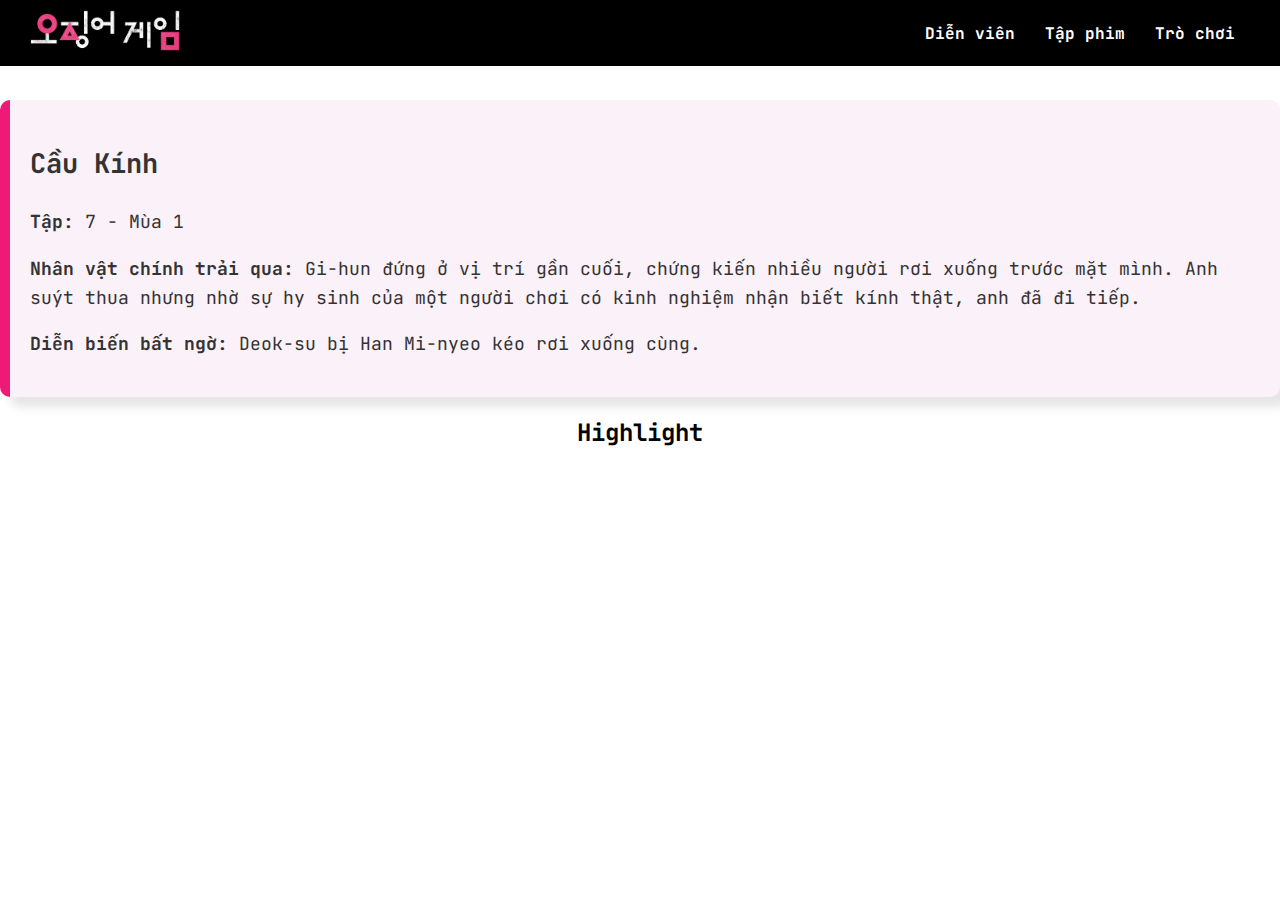
<file: games/glassbridge/index.html>
<!DOCTYPE html>
<html lang="en">
<head>
    <meta charset="UTF-8">
    <meta name="viewport" content="width=device-width, initial-scale=1.0">
    <title>Episodes</title>
    <link rel="stylesheet" href="../../styles.css">
    <link href="https://fonts.googleapis.com/css2?family=JetBrains+Mono:wght@400;700&display=swap" rel="stylesheet">
</head>
<body>
    <header>
        <a href="/">
            <img src="../../images/navbar-logo.png" width="150" alt="Navbar Squid Game Logo">
        </a>
        <nav>
            <ul>
                <li><a href="/casts">Diễn viên</a></li>
                <li><a href="/episodes">Tập phim</a></li>
                <li><a href="/games">Trò chơi</a></li>
            </ul>
        </nav>
    </header>
    
    <section>
    </section>

    <data>
        <h2>Cầu Kính</h2>
        <p><strong>Tập:</strong> 7 - Mùa 1</p>
        <p><strong>Nhân vật chính trải qua:</strong> Gi-hun đứng ở vị trí gần cuối, chứng kiến nhiều người rơi xuống trước mặt mình. Anh suýt thua nhưng nhờ sự hy sinh của một người chơi có kinh nghiệm nhận biết kính thật, anh đã đi tiếp.</p>
        <p><strong>Diễn biến bất ngờ:</strong> Deok-su bị Han Mi-nyeo kéo rơi xuống cùng.</p>
    </data>
    
    <div class="video-section">
        <h2>Highlight</h2>
        <iframe width="704" height="396" src="https://www.youtube.com/embed/lwZJHHQ8ib4" 
            title="Squid Game Trailer" 
            frameborder="0" 
            allow="accelerometer; autoplay; clipboard-write; encrypted-media; gyroscope; picture-in-picture" 
            allowfullscreen>
        </iframe>
    </div> 

    <script src="../../script.js"></script>
</body>
</html>
</file>
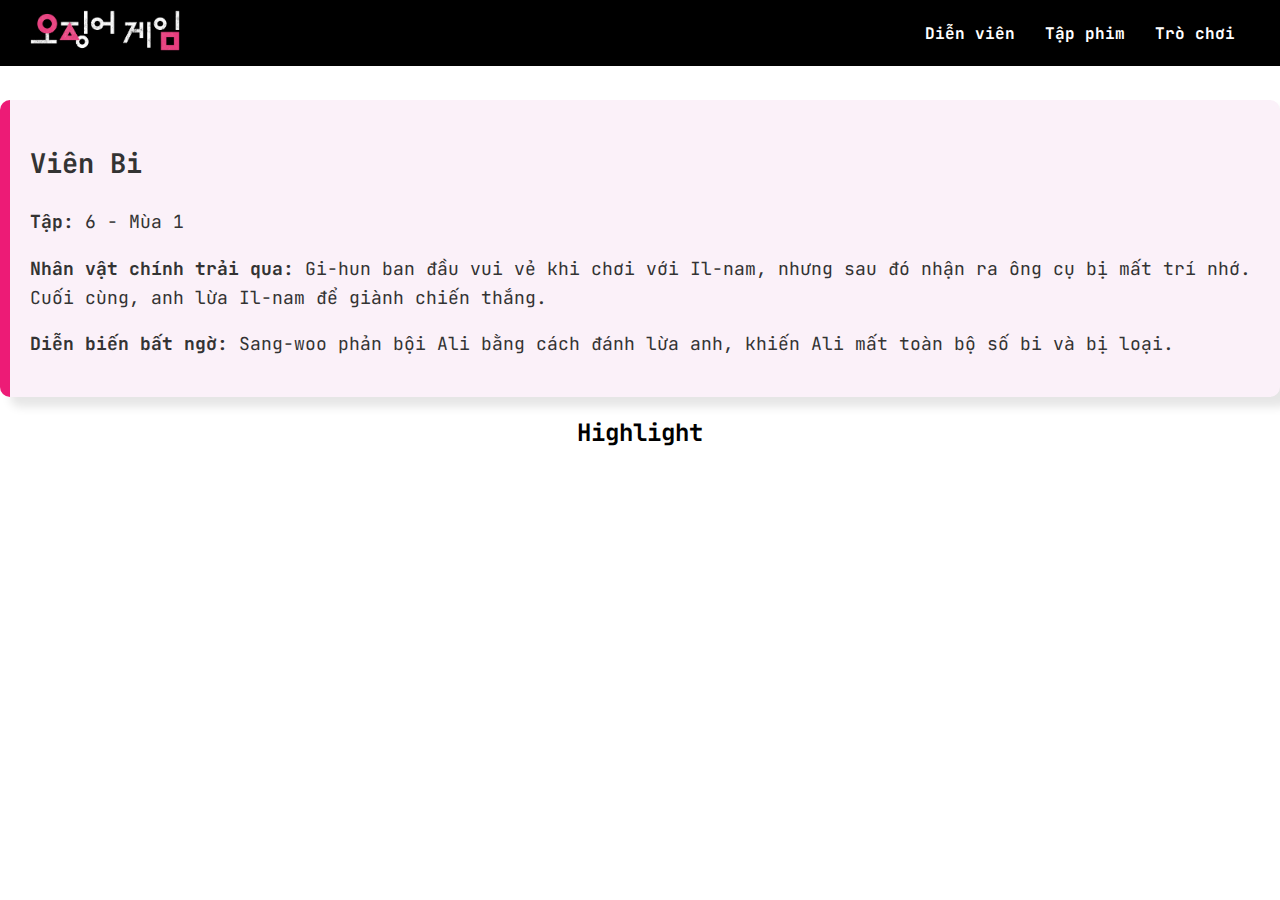
<file: games/marble/index.html>
<!DOCTYPE html>
<html lang="en">
<head>
    <meta charset="UTF-8">
    <meta name="viewport" content="width=device-width, initial-scale=1.0">
    <title>Episodes</title>
    <link rel="stylesheet" href="../../styles.css">
    <link href="https://fonts.googleapis.com/css2?family=JetBrains+Mono:wght@400;700&display=swap" rel="stylesheet">
</head>
<body>
    <header>
        <a href="/">
            <img src="../../images/navbar-logo.png" width="150" alt="Navbar Squid Game Logo">
        </a>
        <nav>
            <ul>
                <li><a href="/casts">Diễn viên</a></li>
                <li><a href="/episodes">Tập phim</a></li>
                <li><a href="/games">Trò chơi</a></li>
            </ul>
        </nav>
    </header>
    
    <section>
    </section>

    <data>
        <h2>Viên Bi</h2>
        <p><strong>Tập:</strong> 6 - Mùa 1</p>
        <p><strong>Nhân vật chính trải qua:</strong> Gi-hun ban đầu vui vẻ khi chơi với Il-nam, nhưng sau đó nhận ra ông cụ bị mất trí nhớ. Cuối cùng, anh lừa Il-nam để giành chiến thắng.</p>
        <p><strong>Diễn biến bất ngờ:</strong> Sang-woo phản bội Ali bằng cách đánh lừa anh, khiến Ali mất toàn bộ số bi và bị loại.</p>
    </data>
    
    <div class="video-section">
        <h2>Highlight</h2>
        <iframe width="704" height="396" src="https://www.youtube.com/embed/_QGHAiWpLSc" 
            title="Squid Game Trailer" 
            frameborder="0" 
            allow="accelerometer; autoplay; clipboard-write; encrypted-media; gyroscope; picture-in-picture" 
            allowfullscreen>
        </iframe>
    </div> 

    <script src="../../script.js"></script>
</body>
</html>
</file>
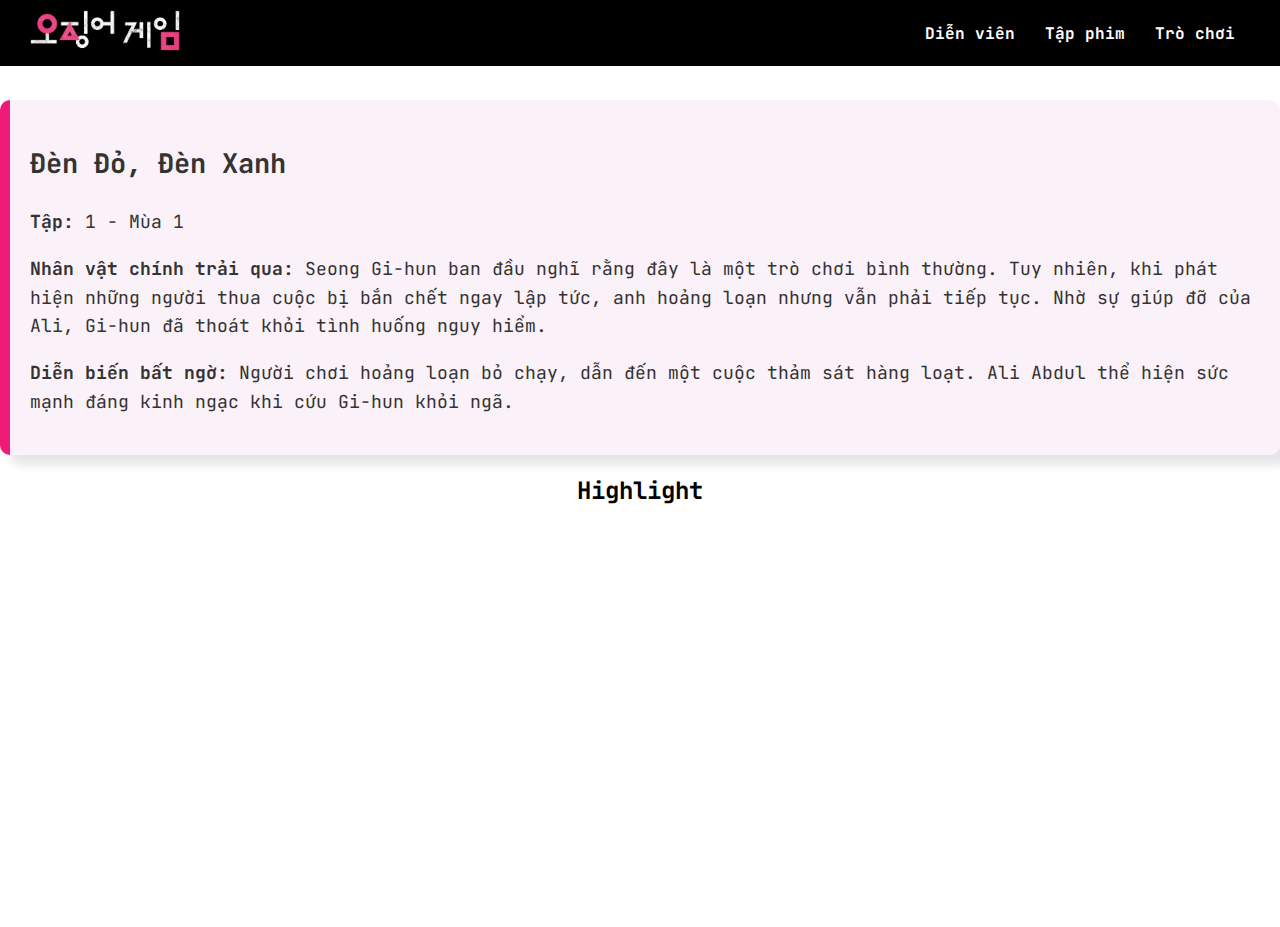
<file: games/redlightgreenlight/index.html>
<!DOCTYPE html>
<html lang="en">
<head>
    <meta charset="UTF-8">
    <meta name="viewport" content="width=device-width, initial-scale=1.0">
    <title>Episodes</title>
    <link rel="stylesheet" href="../../styles.css">
    <link href="https://fonts.googleapis.com/css2?family=JetBrains+Mono:wght@400;700&display=swap" rel="stylesheet">
</head>
<body>
    <header>
        <a href="/">
            <img src="../../images/navbar-logo.png" width="150" alt="Navbar Squid Game Logo">
        </a>
        <nav>
            <ul>
                <li><a href="/casts">Diễn viên</a></li>
                <li><a href="/episodes">Tập phim</a></li>
                <li><a href="/games">Trò chơi</a></li>
            </ul>
        </nav>
    </header>
    
    <section>
    </section>

    <data>
        <h2>Đèn Đỏ, Đèn Xanh</h2>
        <p><strong>Tập:</strong> 1 - Mùa 1</p>
        <p><strong>Nhân vật chính trải qua:</strong> Seong Gi-hun ban đầu nghĩ rằng đây là một trò chơi bình thường. Tuy nhiên, khi phát hiện những người thua cuộc bị bắn chết ngay lập tức, anh hoảng loạn nhưng vẫn phải tiếp tục. Nhờ sự giúp đỡ của Ali, Gi-hun đã thoát khỏi tình huống nguy hiểm.</p>
        <p><strong>Diễn biến bất ngờ:</strong> Người chơi hoảng loạn bỏ chạy, dẫn đến một cuộc thảm sát hàng loạt. Ali Abdul thể hiện sức mạnh đáng kinh ngạc khi cứu Gi-hun khỏi ngã.</p>
    </data>
    
    <div class="video-section">
        <h2>Highlight</h2>
        <iframe width="704" height="396" src="https://www.youtube.com/embed/J7FqiKJmwEI" 
            title="Squid Game Trailer" 
            frameborder="0" 
            allow="accelerometer; autoplay; clipboard-write; encrypted-media; gyroscope; picture-in-picture" 
            allowfullscreen>
        </iframe>
    </div> 

    <script src="../../script.js"></script>
</body>
</html>
</file>
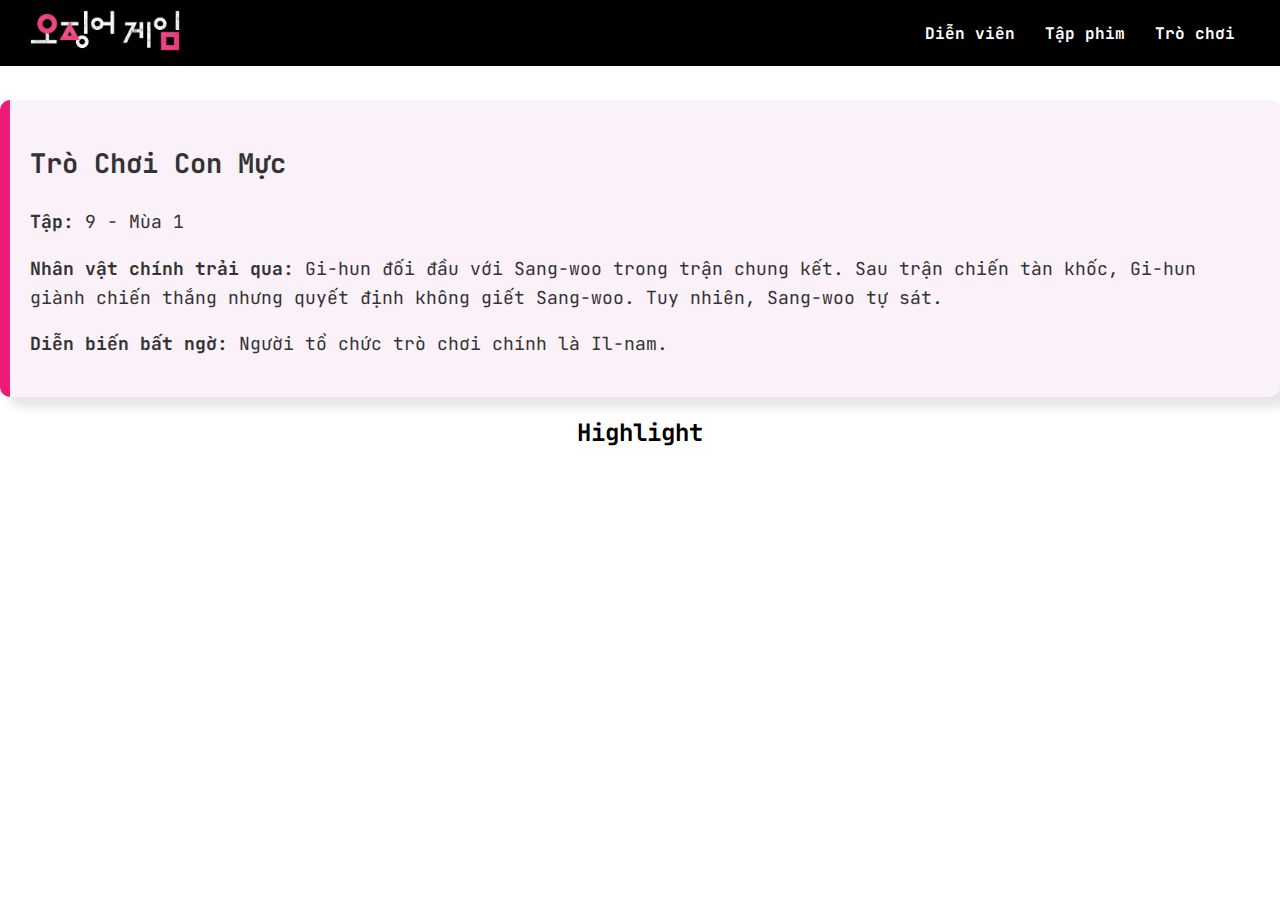
<file: games/squidgame/index.html>
<!DOCTYPE html>
<html lang="en">
<head>
    <meta charset="UTF-8">
    <meta name="viewport" content="width=device-width, initial-scale=1.0">
    <title>Episodes</title>
    <link rel="stylesheet" href="../../styles.css">
    <link href="https://fonts.googleapis.com/css2?family=JetBrains+Mono:wght@400;700&display=swap" rel="stylesheet">
</head>
<body>
    <header>
        <a href="/">
            <img src="../../images/navbar-logo.png" width="150" alt="Navbar Squid Game Logo">
        </a>
        <nav>
            <ul>
                <li><a href="/casts">Diễn viên</a></li>
                <li><a href="/episodes">Tập phim</a></li>
                <li><a href="/games">Trò chơi</a></li>
            </ul>
        </nav>
    </header>
    
    <section>
    </section>

    <data>
        <h2>Trò Chơi Con Mực</h2>
        <p><strong>Tập:</strong> 9 - Mùa 1</p>
        <p><strong>Nhân vật chính trải qua:</strong> Gi-hun đối đầu với Sang-woo trong trận chung kết. Sau trận chiến tàn khốc, Gi-hun giành chiến thắng nhưng quyết định không giết Sang-woo. Tuy nhiên, Sang-woo tự sát.</p>
        <p><strong>Diễn biến bất ngờ:</strong> Người tổ chức trò chơi chính là Il-nam.</p>
    </data>
    
    <div class="video-section">
        <h2>Highlight</h2>
        <iframe width="704" height="396" src="https://www.youtube.com/embed/1WzMk9t_5ug" 
            title="Squid Game Trailer" 
            frameborder="0" 
            allow="accelerometer; autoplay; clipboard-write; encrypted-media; gyroscope; picture-in-picture" 
            allowfullscreen>
        </iframe>
    </div> 

    <script src="../../script.js"></script>
</body>
</html>
</file>
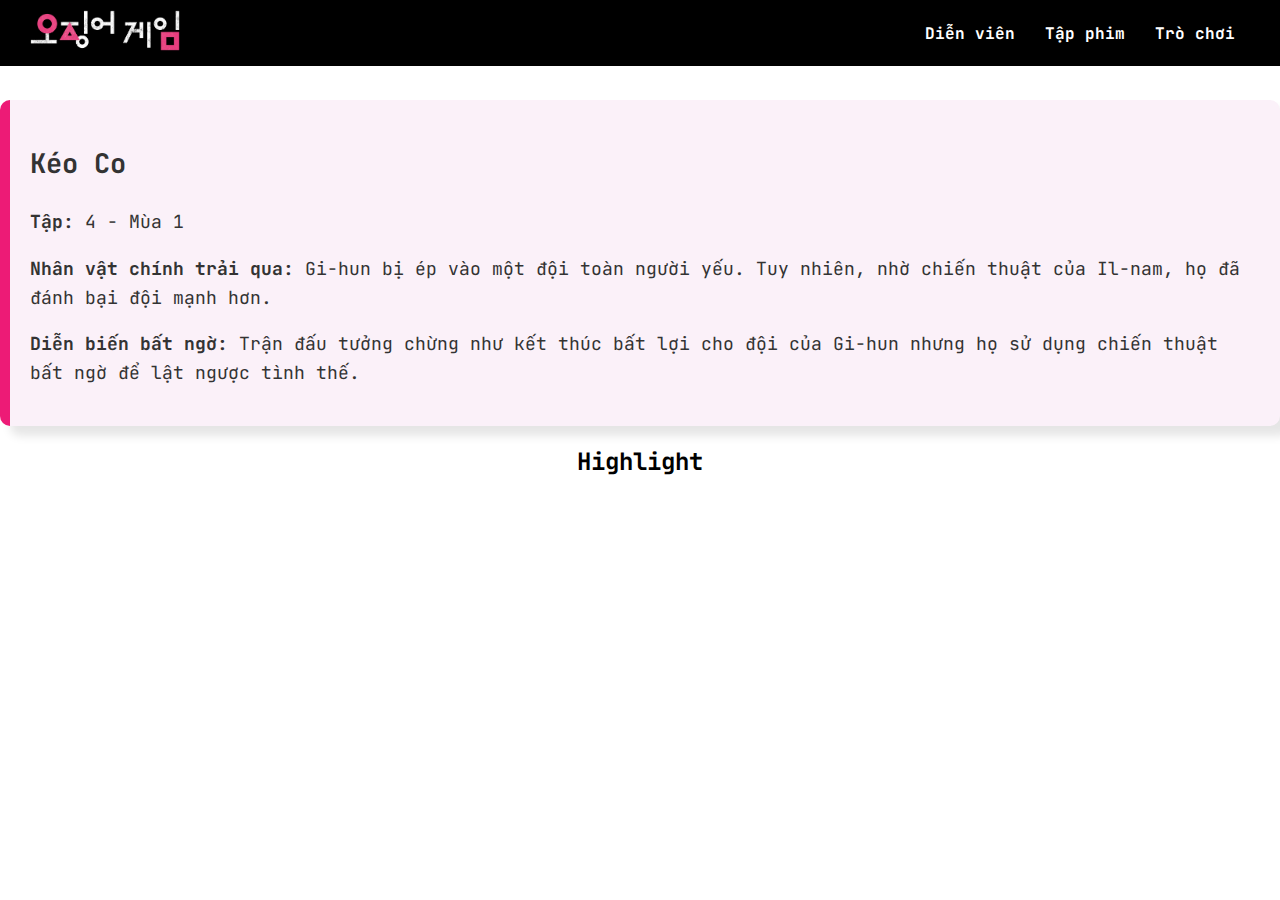
<file: games/tugofwar/index.html>
<!DOCTYPE html>
<html lang="en">
<head>
    <meta charset="UTF-8">
    <meta name="viewport" content="width=device-width, initial-scale=1.0">
    <title>Episodes</title>
    <link rel="stylesheet" href="../../styles.css">
    <link href="https://fonts.googleapis.com/css2?family=JetBrains+Mono:wght@400;700&display=swap" rel="stylesheet">
</head>
<body>
    <header>
        <a href="/">
            <img src="../../images/navbar-logo.png" width="150" alt="Navbar Squid Game Logo">
        </a>
        <nav>
            <ul>
                <li><a href="/casts">Diễn viên</a></li>
                <li><a href="/episodes">Tập phim</a></li>
                <li><a href="/games">Trò chơi</a></li>
            </ul>
        </nav>
    </header>
    
    <section>
    </section>

    <data>
        <h2>Kéo Co</h2>
        <p><strong>Tập:</strong> 4 - Mùa 1</p>
        <p><strong>Nhân vật chính trải qua:</strong> Gi-hun bị ép vào một đội toàn người yếu. Tuy nhiên, nhờ chiến thuật của Il-nam, họ đã đánh bại đội mạnh hơn.</p>
        <p><strong>Diễn biến bất ngờ:</strong> Trận đấu tưởng chừng như kết thúc bất lợi cho đội của Gi-hun nhưng họ sử dụng chiến thuật bất ngờ để lật ngược tình thế.</p>
    </data>
    
    <div class="video-section">
        <h2>Highlight</h2>
        <iframe width="704" height="396" src="https://www.youtube.com/embed/0m3h3Cjx_tQ" 
            title="Squid Game Trailer" 
            frameborder="0" 
            allow="accelerometer; autoplay; clipboard-write; encrypted-media; gyroscope; picture-in-picture" 
            allowfullscreen>
        </iframe>
    </div> 

    <script src="../../script.js"></script>
</body>
</html>
</file>
<file: styles.css>
body {
    font-family: 'JetBrains Mono', monospace;
    margin: 0;
    padding: 0;
    background-color: #ffffff;
    color: #000000;
}

header {
    position: fixed;
    display: flex;
    width: 100%; 
    box-sizing: border-box;
    justify-content: space-between;
    align-items: center;
    padding: 10px 30px;
    background-color: #000000;
    z-index: 1000; 
}

header h1 {
    font-size: 24px;
}

nav ul {
    list-style: none;
    margin: 0;
    padding: 0;
    display: flex;
}

nav ul li {
    margin: 0 15px;
}

nav ul li a {
    text-decoration: none;
    color: white;
    font-weight: bold;
    transition: 0.3s;
}

nav ul li a:hover {
    color: #ffba08;
}

section {
    padding: 80px 20px 0 20px;
    text-align: center;
}

.video-section {
    padding: 0px 20px 0 20px;
    text-align: center;
    align-items: center;
}

data {
    display: block;
    max-width: 1300px;
    margin: 20px auto;
    padding: 20px;
    background: #fbf1f9;
    border-left: 10px solid #ed1b76;
    border-radius: 10px;
    font-size: 18px;
    line-height: 1.6;
    color: #333;
    box-shadow: 10px 10px 10px rgba(0, 0, 0, 0.1);
}

table {
    width: 100%;
    max-width: 1300px;
    margin: 20px auto;
    background: #fbf1f9;
    border-radius: 10px;
    overflow: hidden;
    box-shadow: 10px 10px 10px rgba(0, 0, 0, 0.1);
    border-collapse: separate;
    border-spacing: 0;
}

th, td {
    padding: 20px;
    border: 1px solid #ddd;
    text-align: left;
}

th {
    background: #ed1b76;
    color: white;
    font-weight: bold;
}

td img {
    width: 150px;
    height: auto;
    border-radius: 10px;
    display: block;
}

table tr:first-child th:first-child { border-top-left-radius: 10px; }
table tr:first-child th:last-child { border-top-right-radius: 10px; }
table tr:last-child td:first-child { border-bottom-left-radius: 10px; }
table tr:last-child td:last-child { border-bottom-right-radius: 10px; }

tr:nth-child(even) {
    background: rgba(255, 255, 255, 0.6);
}


footer {
    text-align: center;
    padding: 20px;
    background: #d90429;
}
</file>
